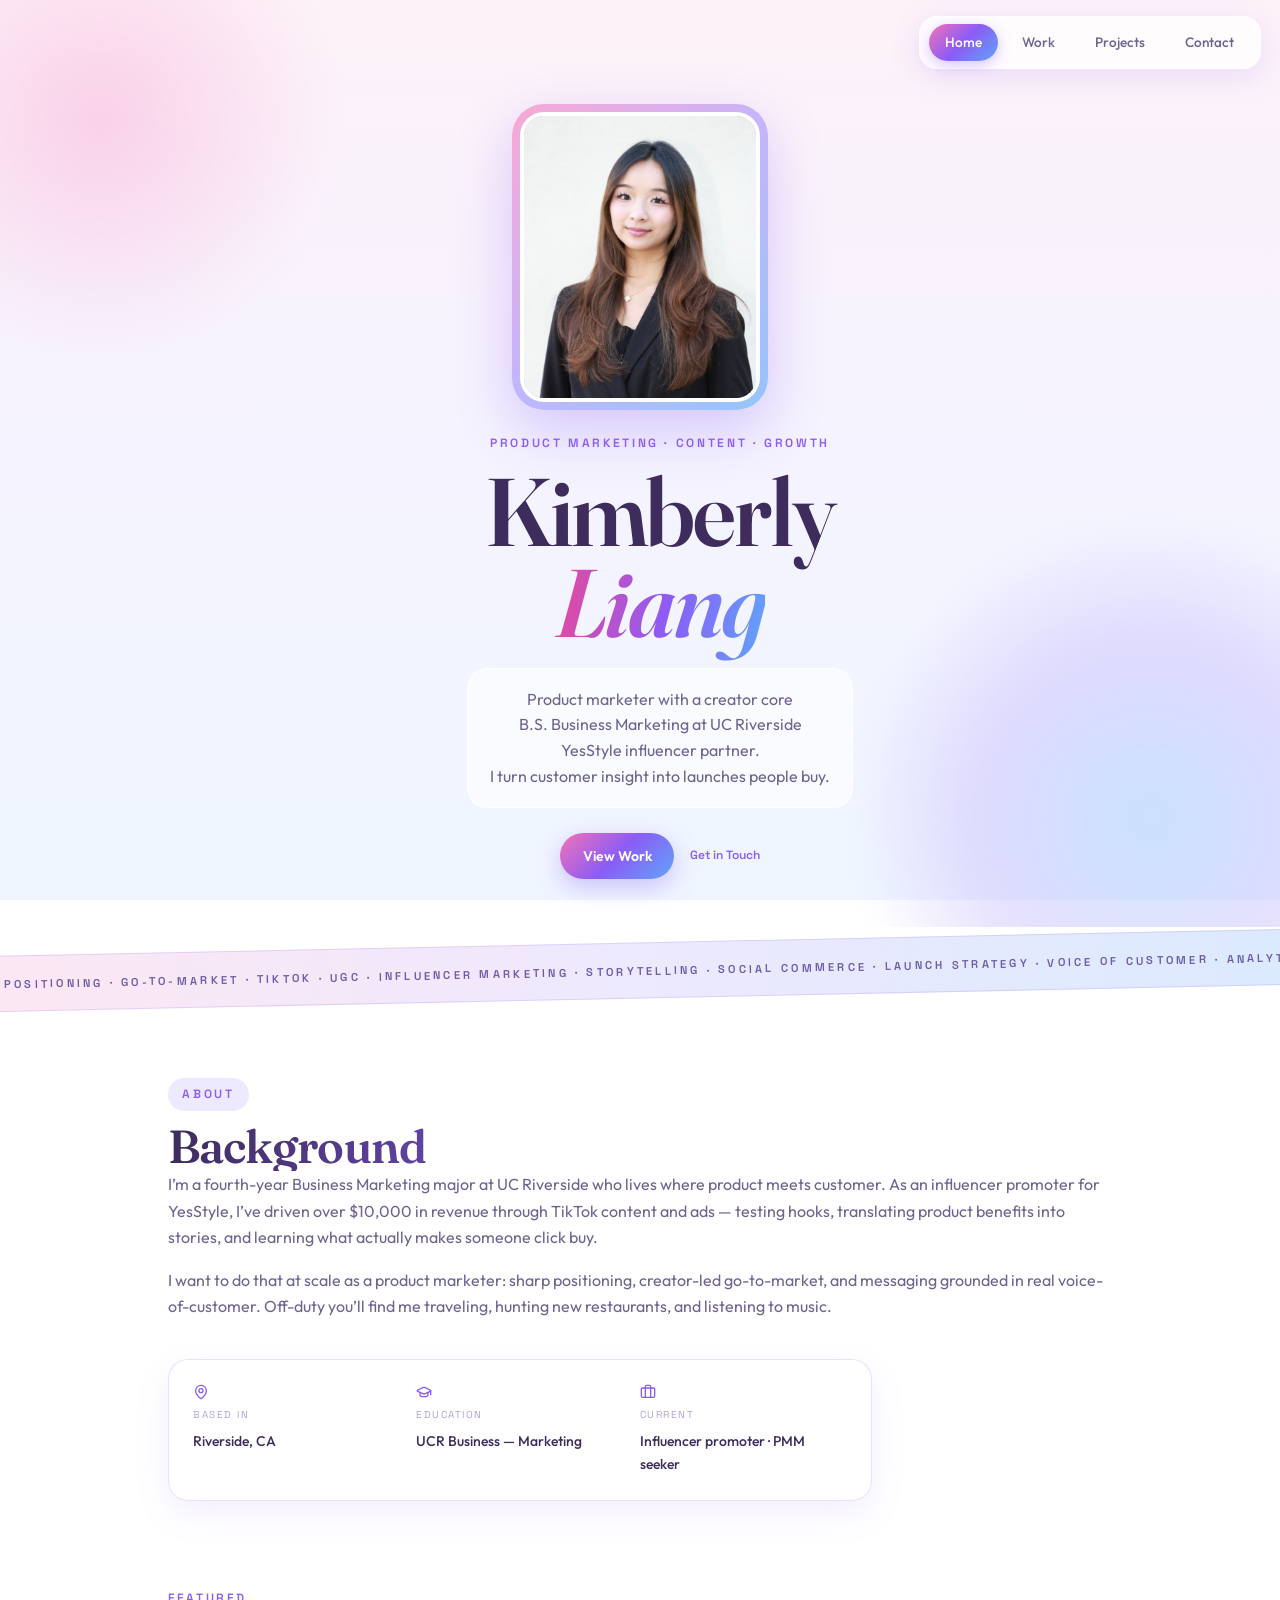
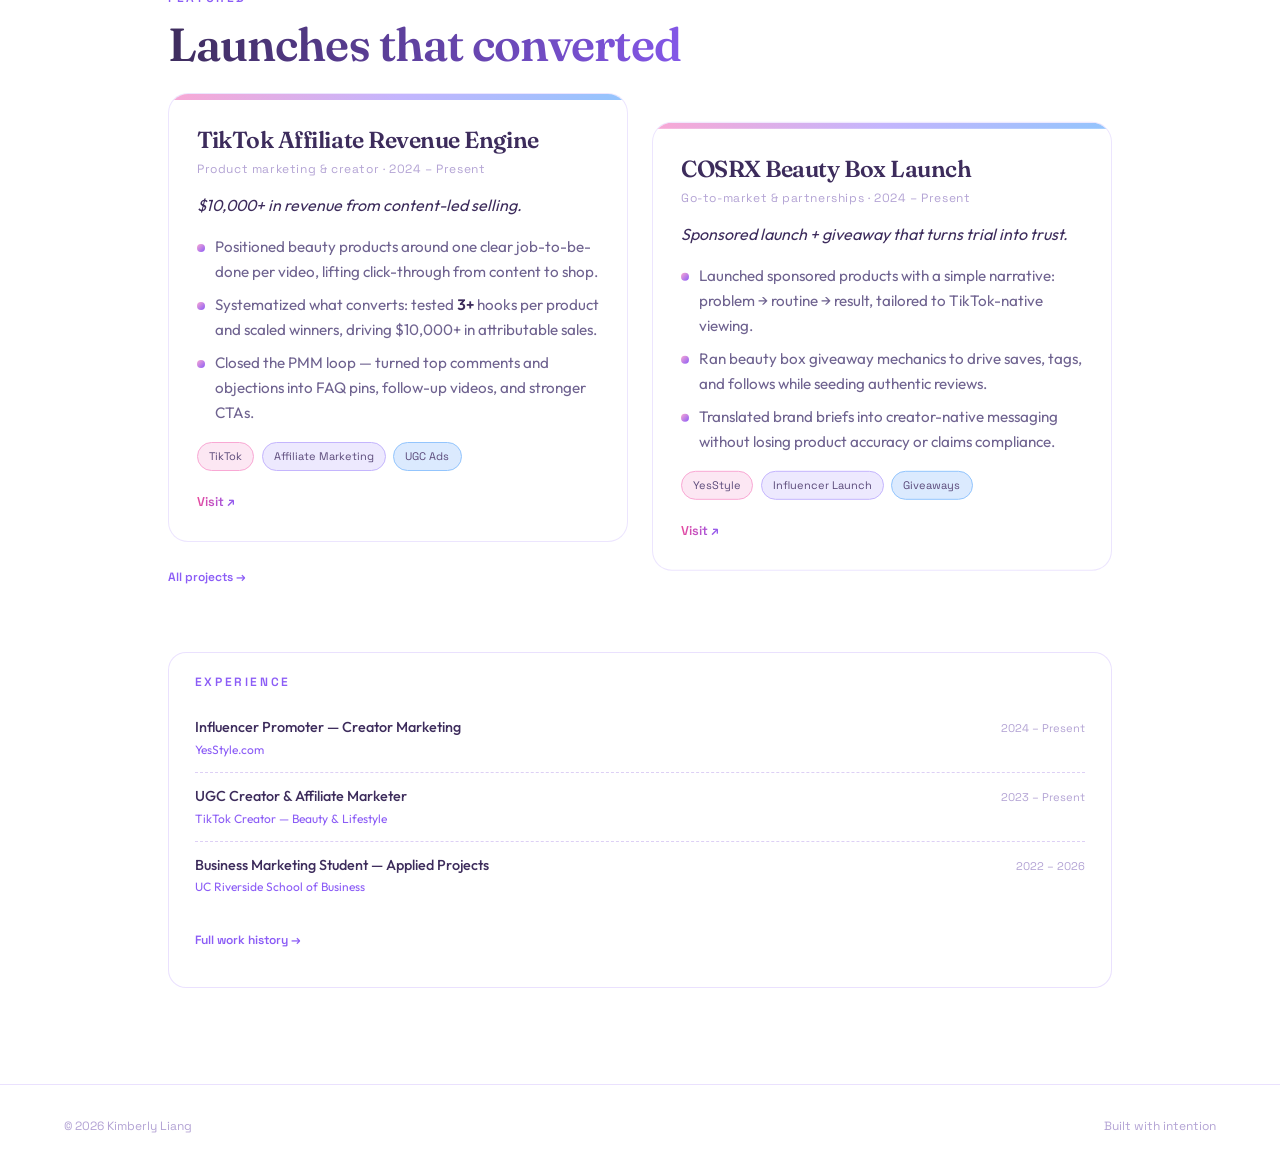
<file: index.html>
<!DOCTYPE html>
<html lang="en">
<head>
<meta charset="UTF-8">
<meta name="viewport" content="width=device-width, initial-scale=1.0">
<title>Kimberly Liang — Product Marketing</title>
<meta name="description" content="Kimberly Liang — Product Marketer. UCR Business Marketing, creator partner driving $10k+ revenue with YesStyle and COSRX.">
<link rel="preconnect" href="https://fonts.googleapis.com">
<link rel="preconnect" href="https://fonts.gstatic.com" crossorigin>
<link href="https://fonts.googleapis.com/css2?family=Fraunces:ital,opsz,wght@0,9..144,400..700;1,9..144,400..700&family=Outfit:wght@300..700&family=Space+Grotesk:wght@400;500;600&display=swap" rel="stylesheet">
<link rel="stylesheet" href="styles.css">
</head>
<body>
<nav class="nav">
  <a href="index.html" aria-current="page">Home</a>
  <a href="work.html">Work</a>
  <a href="projects.html">Projects</a>
  <a href="contact.html">Contact</a>
</nav>

<main>
  <section class="hero" id="hero">
    <div class="hero-photo-wrap reveal">
      <img class="hero-photo" src="kimprofile.jpeg" alt="Kimberly Liang">
    </div>

    <div class="hero-name">
      <p class="eyebrow">Product Marketing &middot; Content &middot; Growth</p>
      <h1>Kimberly<br><span class="italic accent">Liang</span></h1>
      <div class="hero-line">
        <p>Product marketer with a creator core</p>
        <p>B.S. Business Marketing at UC Riverside</p>
        <p>YesStyle influencer partner.</p>
        <p>I turn customer insight into launches people buy.</p>
      </div>
      <div class="hero-cta">
        <a class="pill" href="work.html">View Work</a>
        <a class="text-link" href="contact.html">Get in Touch</a>
      </div>
    </div>
  </section>

  <div class="marquee" aria-hidden="true">
    <div class="marquee-track">
      <span>Positioning &middot; Go-to-Market &middot; TikTok &middot; UGC &middot; Influencer Marketing &middot; Storytelling &middot; Social Commerce &middot; Launch Strategy &middot; Voice of Customer &middot; Analytics &middot;</span>
      <span>Positioning &middot; Go-to-Market &middot; TikTok &middot; UGC &middot; Influencer Marketing &middot; Storytelling &middot; Social Commerce &middot; Launch Strategy &middot; Voice of Customer &middot; Analytics &middot;</span>
    </div>
  </div>

  <section class="background" id="background">
    <p class="eyebrow">About</p>
    <h2 class="reveal">Background</h2>
    <p class="reveal">I&rsquo;m a fourth-year Business Marketing major at UC Riverside who lives where product meets customer. As an influencer promoter for YesStyle, I&rsquo;ve driven over $10,000 in revenue through TikTok content and ads — testing hooks, translating product benefits into stories, and learning what actually makes someone click buy.</p>
    <p class="reveal">I want to do that at scale as a product marketer: sharp positioning, creator-led go-to-market, and messaging grounded in real voice-of-customer. Off-duty you&rsquo;ll find me traveling, hunting new restaurants, and listening to music.</p>

    <div class="stat-grid reveal">
      <div class="stat">
        <svg width="16" height="16" viewBox="0 0 24 24" fill="none" stroke="currentColor" stroke-width="2" stroke-linecap="round" aria-hidden="true"><path d="M20 10c0 4.993-5.539 10.193-7.399 11.799a1 1 0 0 1-1.202 0C9.539 20.193 4 14.993 4 10a8 8 0 0 1 16 0"/><circle cx="12" cy="10" r="3"/></svg>
        <span class="stat-label">Based in</span>
        <span class="stat-value">Riverside, CA</span>
      </div>
      <div class="stat">
        <svg width="16" height="16" viewBox="0 0 24 24" fill="none" stroke="currentColor" stroke-width="2" stroke-linecap="round" aria-hidden="true"><path d="M21.42 10.922a1 1 0 0 0-.019-1.838L12.83 5.18a2 2 0 0 0-1.66 0L2.6 9.08a1 1 0 0 0 0 1.832l8.57 3.908a2 2 0 0 0 1.66 0z"/><path d="M22 10v6"/><path d="M6 12.5V16a6 3 0 0 0 12 0v-3.5"/></svg>
        <span class="stat-label">Education</span>
        <span class="stat-value">UCR Business — Marketing</span>
      </div>
      <div class="stat">
        <svg width="16" height="16" viewBox="0 0 24 24" fill="none" stroke="currentColor" stroke-width="2" stroke-linecap="round" aria-hidden="true"><path d="M16 20V4a2 2 0 0 0-2-2h-4a2 2 0 0 0-2 2v16"/><rect width="20" height="14" x="2" y="6" rx="2"/></svg>
        <span class="stat-label">Current</span>
        <span class="stat-value">Influencer promoter · PMM seeker</span>
      </div>
    </div>

    <header class="section-head">
      <p class="eyebrow">Featured</p>
      <h2>Launches that converted</h2>
    </header>
    <div class="featured-grid stagger" id="featured"></div>
    <p style="margin-top:1.25rem"><a class="text-link" href="projects.html">All projects &rarr;</a></p>

    <div class="exp-strip">
      <p class="eyebrow">Experience</p>
      <div class="stagger" id="experience-strip"></div>
      <p style="margin-top:1rem"><a class="text-link" href="work.html">Full work history &rarr;</a></p>
    </div>

    <noscript>
      <div class="noscript-note" style="text-align:left;margin-top:2rem">
        <p>Featured work: TikTok Affiliate Revenue Engine and COSRX Beauty Box Launch. See <a href="projects.html">Projects</a> and <a href="work.html">Work</a>.</p>
      </div>
    </noscript>
  </section>
</main>

<footer class="site-footer">
  <div>
    <span>&copy; 2026 Kimberly Liang</span>
    <span>Built with intention</span>
  </div>
</footer>

<script src="data/projects.js"></script>
<script src="data/work.js"></script>
<script src="js/core.js"></script>
<script src="js/site.js"></script>
</body>
</html>
</file>
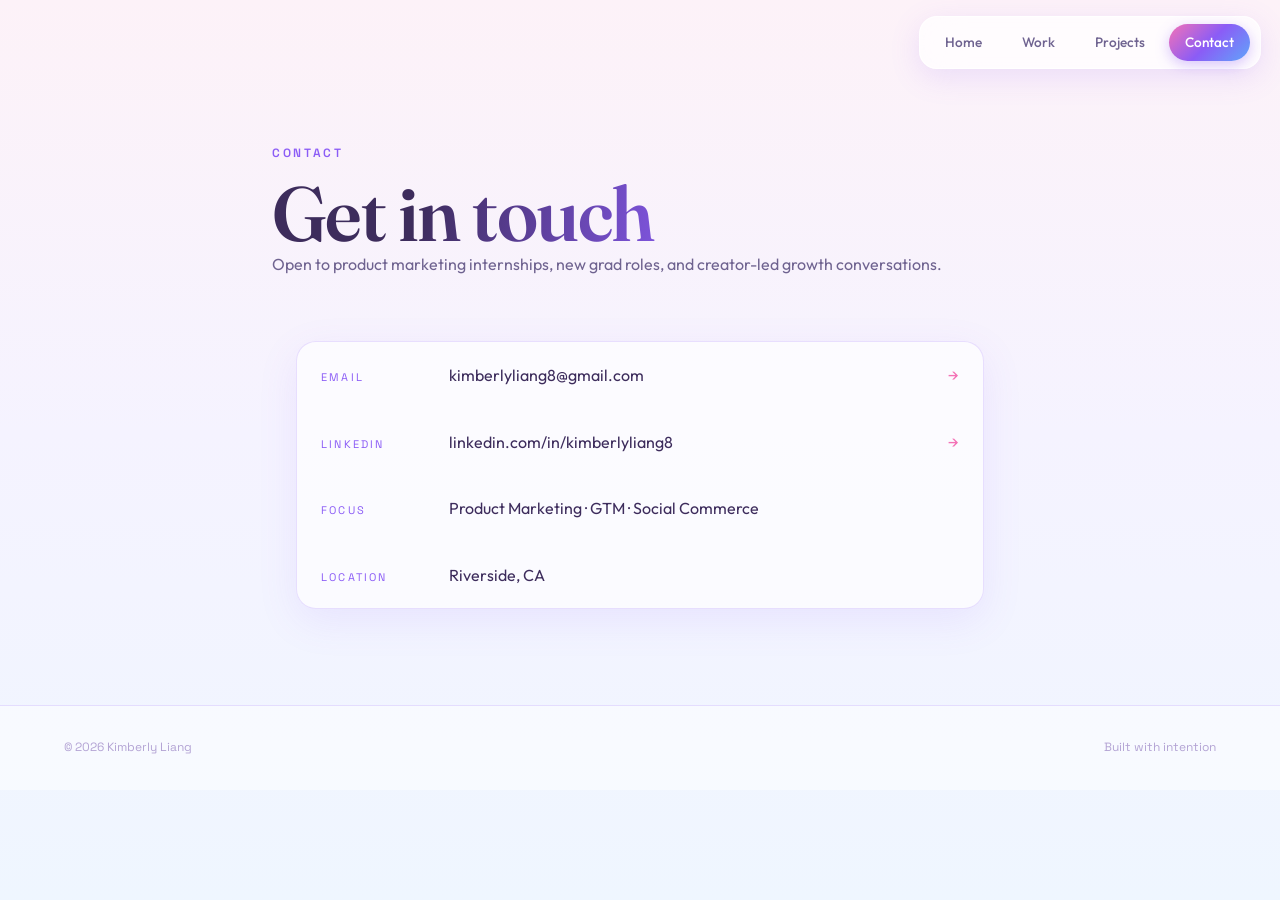
<file: contact.html>
<!DOCTYPE html>
<html lang="en">
<head>
<meta charset="UTF-8">
<meta name="viewport" content="width=device-width, initial-scale=1.0">
<title>Contact — Kimberly Liang</title>
<meta name="description" content="Get in touch with Kimberly Liang — email, LinkedIn and TikTok.">
<link rel="preconnect" href="https://fonts.googleapis.com">
<link rel="preconnect" href="https://fonts.gstatic.com" crossorigin>
<link href="https://fonts.googleapis.com/css2?family=Fraunces:ital,opsz,wght@0,9..144,400..700;1,9..144,400..700&family=Outfit:wght@300..700&family=Space+Grotesk:wght@400;500;600&display=swap" rel="stylesheet">
<link rel="stylesheet" href="styles.css">
</head>
<body>
<nav class="nav">
  <a href="index.html">Home</a>
  <a href="work.html">Work</a>
  <a href="projects.html">Projects</a>
  <a href="contact.html" aria-current="page">Contact</a>
</nav>

<main class="page-main">
  <header class="page-head column">
    <p class="eyebrow">Contact</p>
    <h1>Get in touch</h1>
    <p>Open to product marketing internships, new grad roles, and creator-led growth conversations.</p>
  </header>

  <div class="column">
    <ul class="contact-list stagger">
      <li><a class="contact-row reveal" href="mailto:kimberlyliang8@gmail.com">
        <span class="contact-label">Email</span>
        <span class="contact-value">kimberlyliang8@gmail.com</span>
        <span class="contact-arrow" aria-hidden="true">&rarr;</span>
      </a></li>
      <li><a class="contact-row reveal" href="https://www.linkedin.com/in/kimberlyliang8/" target="_blank" rel="noopener">
        <span class="contact-label">LinkedIn</span>
        <span class="contact-value">linkedin.com/in/kimberlyliang8</span>
        <span class="contact-arrow" aria-hidden="true">&rarr;</span>
      </a></li>
      <li><div class="contact-row reveal">
        <span class="contact-label">Focus</span>
        <span class="contact-value">Product Marketing · GTM · Social Commerce</span>
      </div></li>
      <li><div class="contact-row reveal">
        <span class="contact-label">Location</span>
        <span class="contact-value">Riverside, CA</span>
      </div></li>
    </ul>
  </div>
</main>

<footer class="site-footer">
  <div>
    <span>&copy; 2026 Kimberly Liang</span>
    <span>Built with intention</span>
  </div>
</footer>

<script src="js/core.js"></script>
<script src="js/site.js"></script>
</body>
</html>
</file>
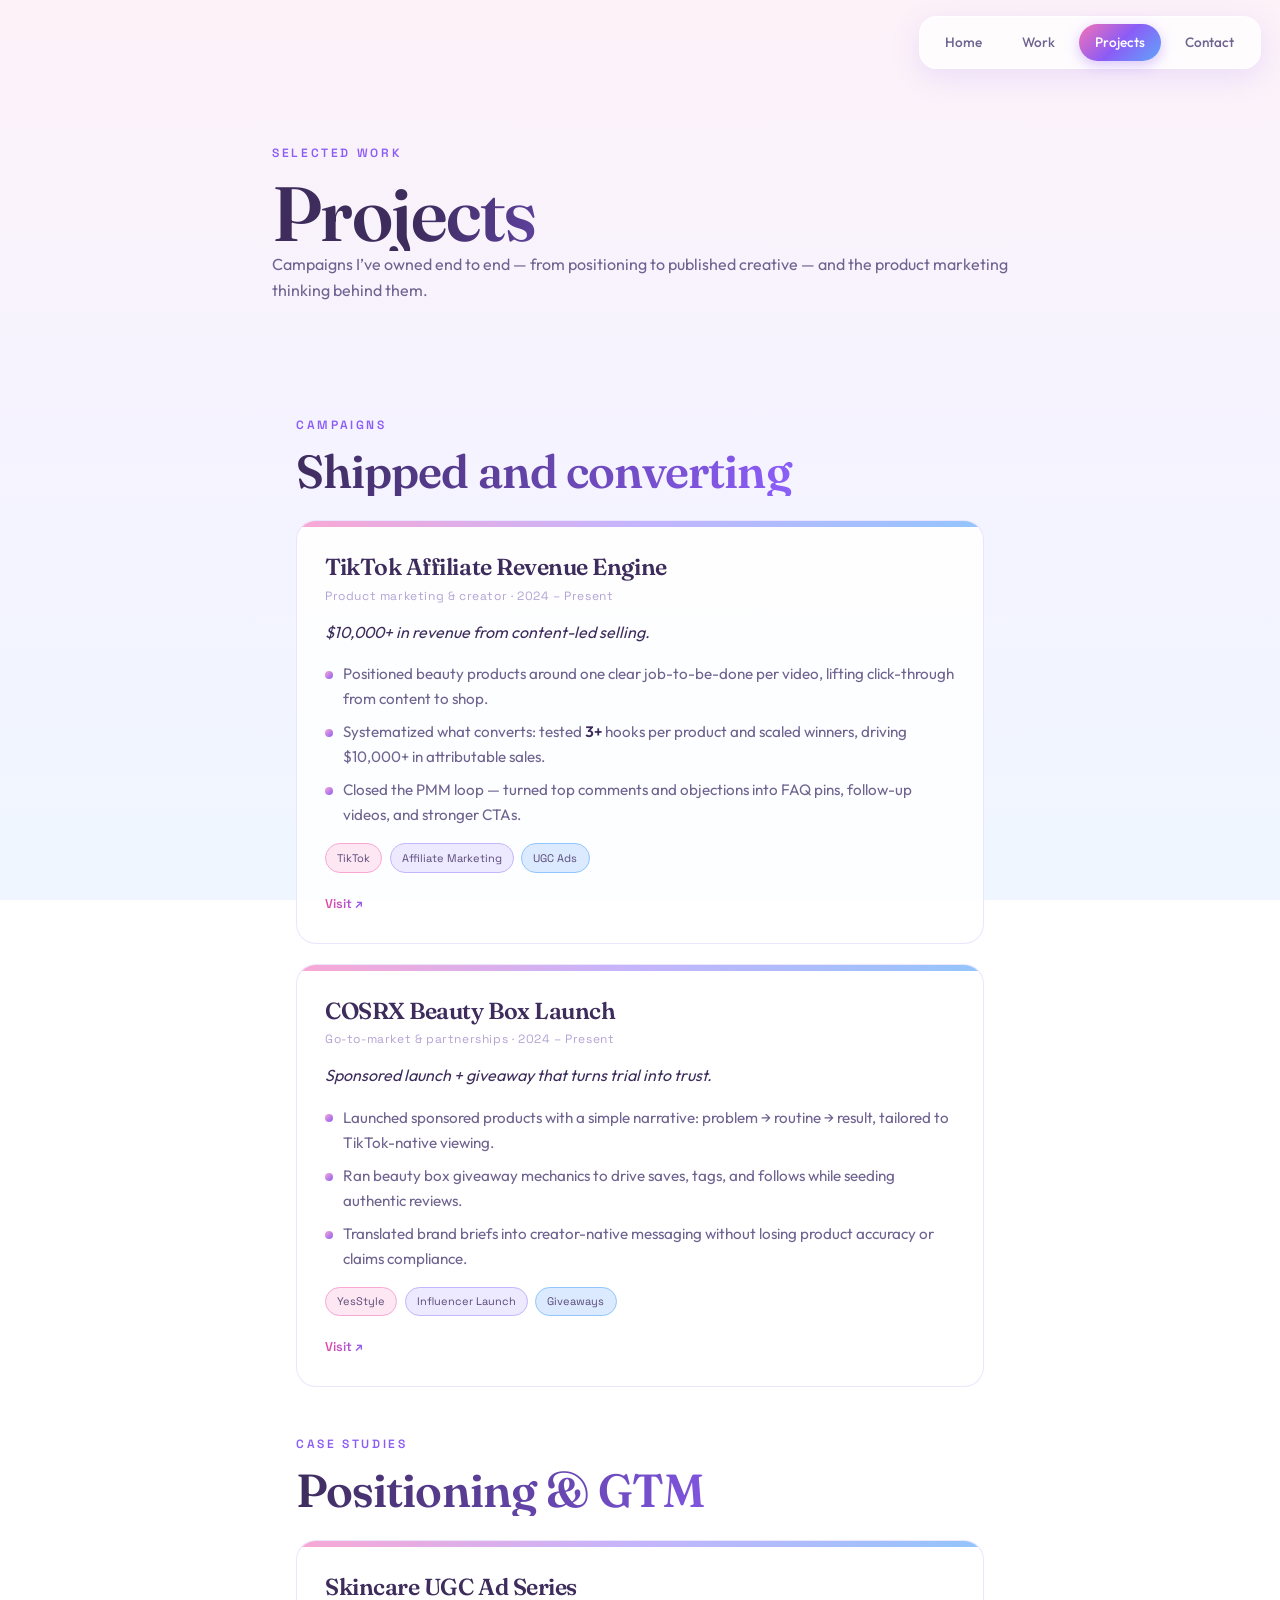
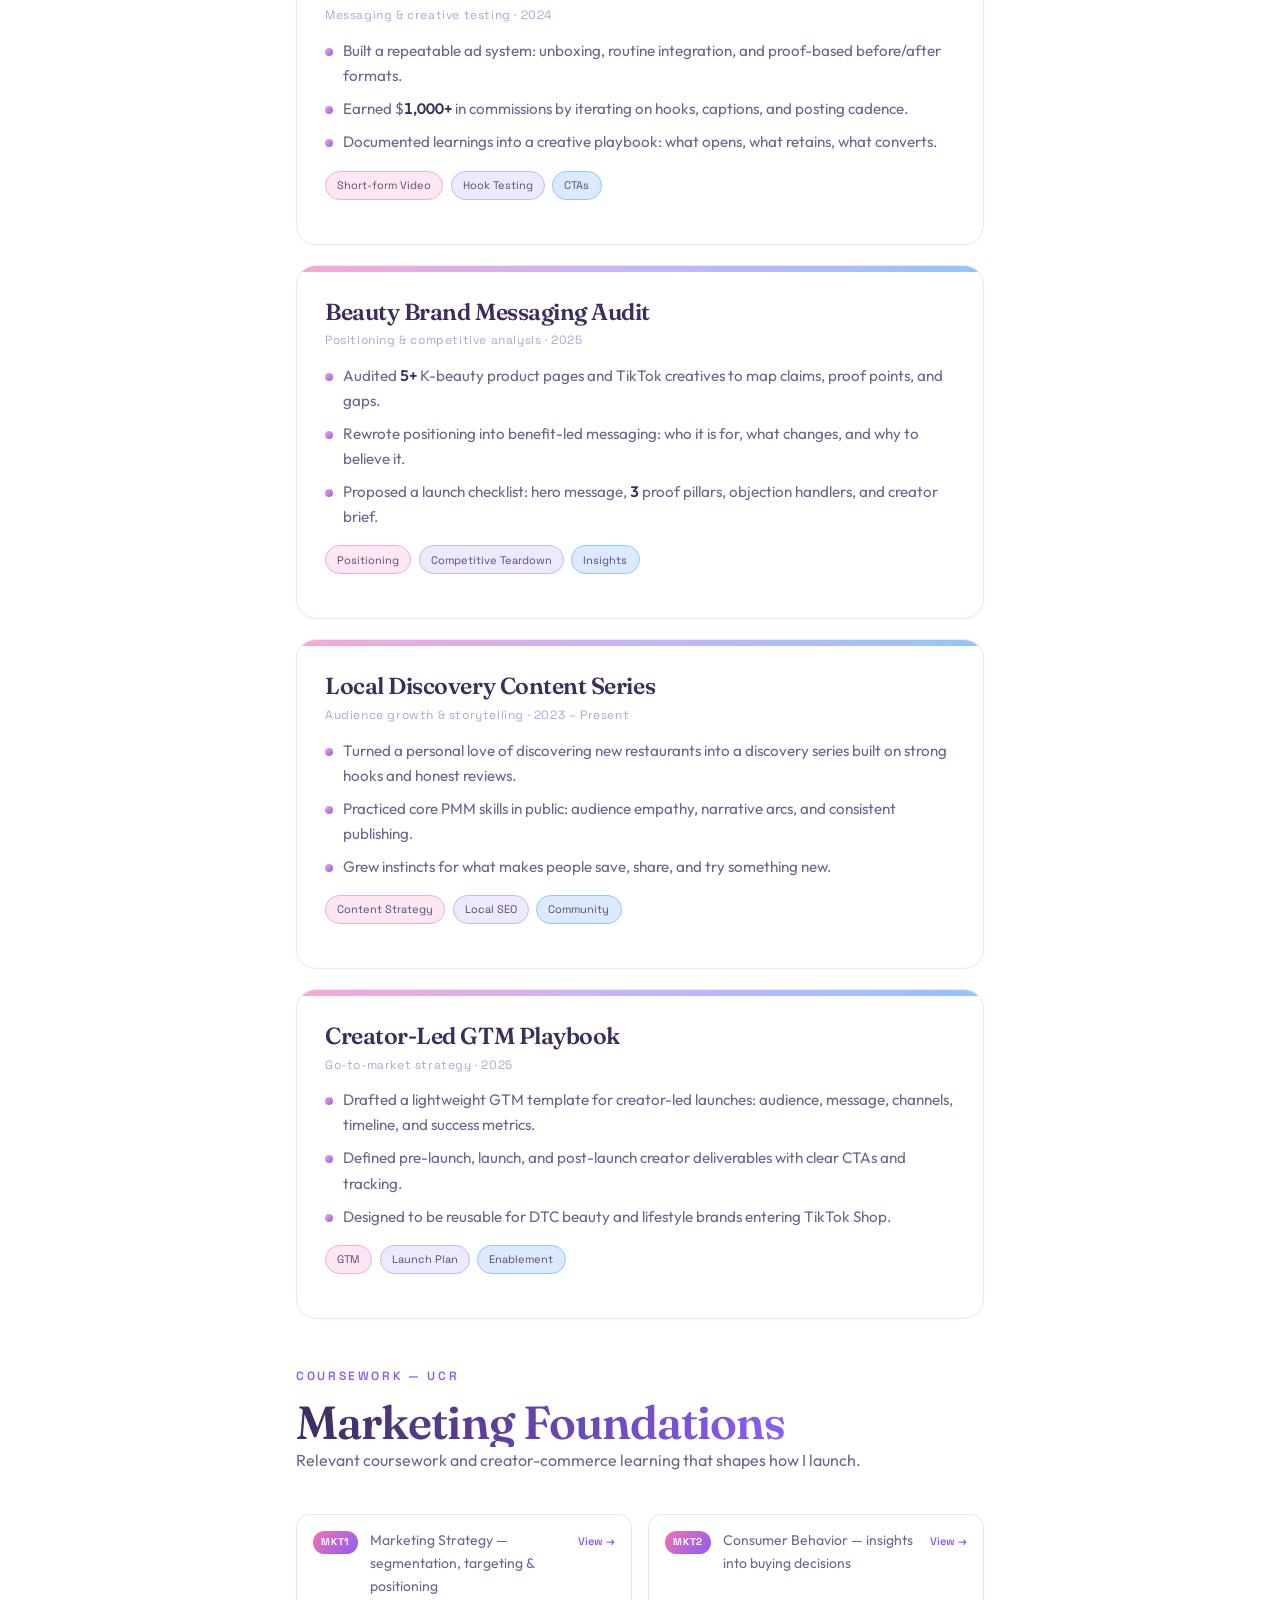
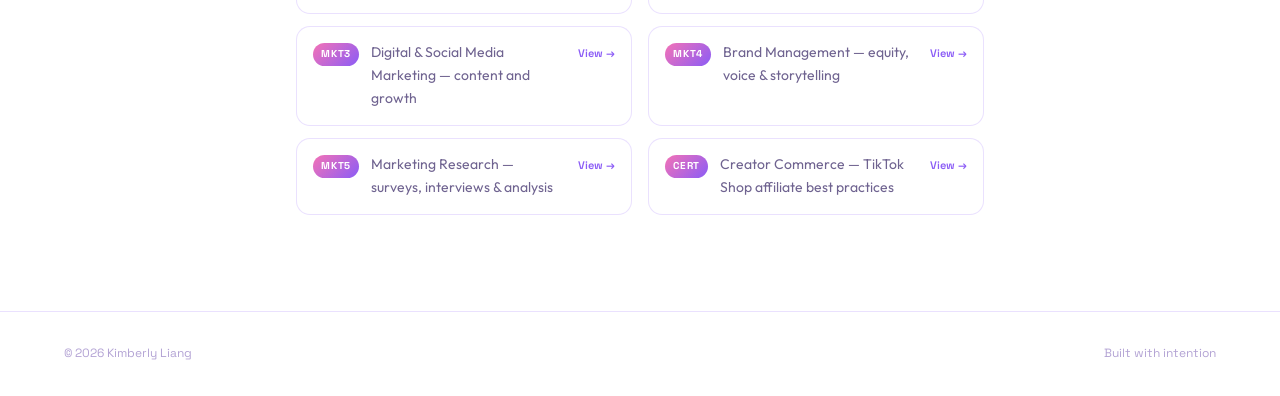
<file: projects.html>
<!DOCTYPE html>
<html lang="en">
<head>
<meta charset="UTF-8">
<meta name="viewport" content="width=device-width, initial-scale=1.0">
<title>Projects — Kimberly Liang</title>
<meta name="description" content="Campaigns and case studies by Kimberly Liang — affiliate revenue engine, COSRX launch, UGC systems and GTM playbooks.">
<link rel="preconnect" href="https://fonts.googleapis.com">
<link rel="preconnect" href="https://fonts.gstatic.com" crossorigin>
<link href="https://fonts.googleapis.com/css2?family=Fraunces:ital,opsz,wght@0,9..144,400..700;1,9..144,400..700&family=Outfit:wght@300..700&family=Space+Grotesk:wght@400;500;600&display=swap" rel="stylesheet">
<link rel="stylesheet" href="styles.css">
</head>
<body>
<nav class="nav">
  <a href="index.html">Home</a>
  <a href="work.html">Work</a>
  <a href="projects.html" aria-current="page">Projects</a>
  <a href="contact.html">Contact</a>
</nav>

<main class="page-main">
  <header class="page-head column">
    <p class="eyebrow">Selected work</p>
    <h1>Projects</h1>
    <p>Campaigns I&rsquo;ve owned end to end — from positioning to published creative — and the product marketing thinking behind them.</p>
  </header>

  <div class="column">
    <section>
      <header class="section-head">
        <p class="eyebrow">Campaigns</p>
        <h2>Shipped and converting</h2>
      </header>
      <div class="card-grid stagger" id="products"></div>
    </section>

    <section>
      <header class="section-head">
        <p class="eyebrow">Case studies</p>
        <h2>Positioning &amp; GTM</h2>
      </header>
      <div class="card-grid stagger" id="project-list"></div>
    </section>

    <noscript>
      <div class="noscript-note">
        <p>This page renders its content with JavaScript. Highlights:</p>
        <ul>
          <li>TikTok Affiliate Revenue Engine — $10,000+ in content-led sales</li>
          <li>COSRX Beauty Box Launch — sponsored launch + giveaway</li>
          <li>UGC Ad Series, Messaging Audit, GTM Playbook</li>
        </ul>
      </div>
    </noscript>

    <section id="coursework">
      <header class="section-head">
        <p class="eyebrow">Coursework — UCR</p>
        <h2>Marketing Foundations</h2>
        <p>Relevant coursework and creator-commerce learning that shapes how I launch.</p>
      </header>
      <ul class="coursework-grid" id="coursework-list"></ul>
    </section>
  </div>
</main>

<footer class="site-footer">
  <div>
    <span>&copy; 2026 Kimberly Liang</span>
    <span>Built with intention</span>
  </div>
</footer>

<script src="data/projects.js"></script>
<script src="js/core.js"></script>
<script src="js/site.js"></script>
</body>
</html>
</file>
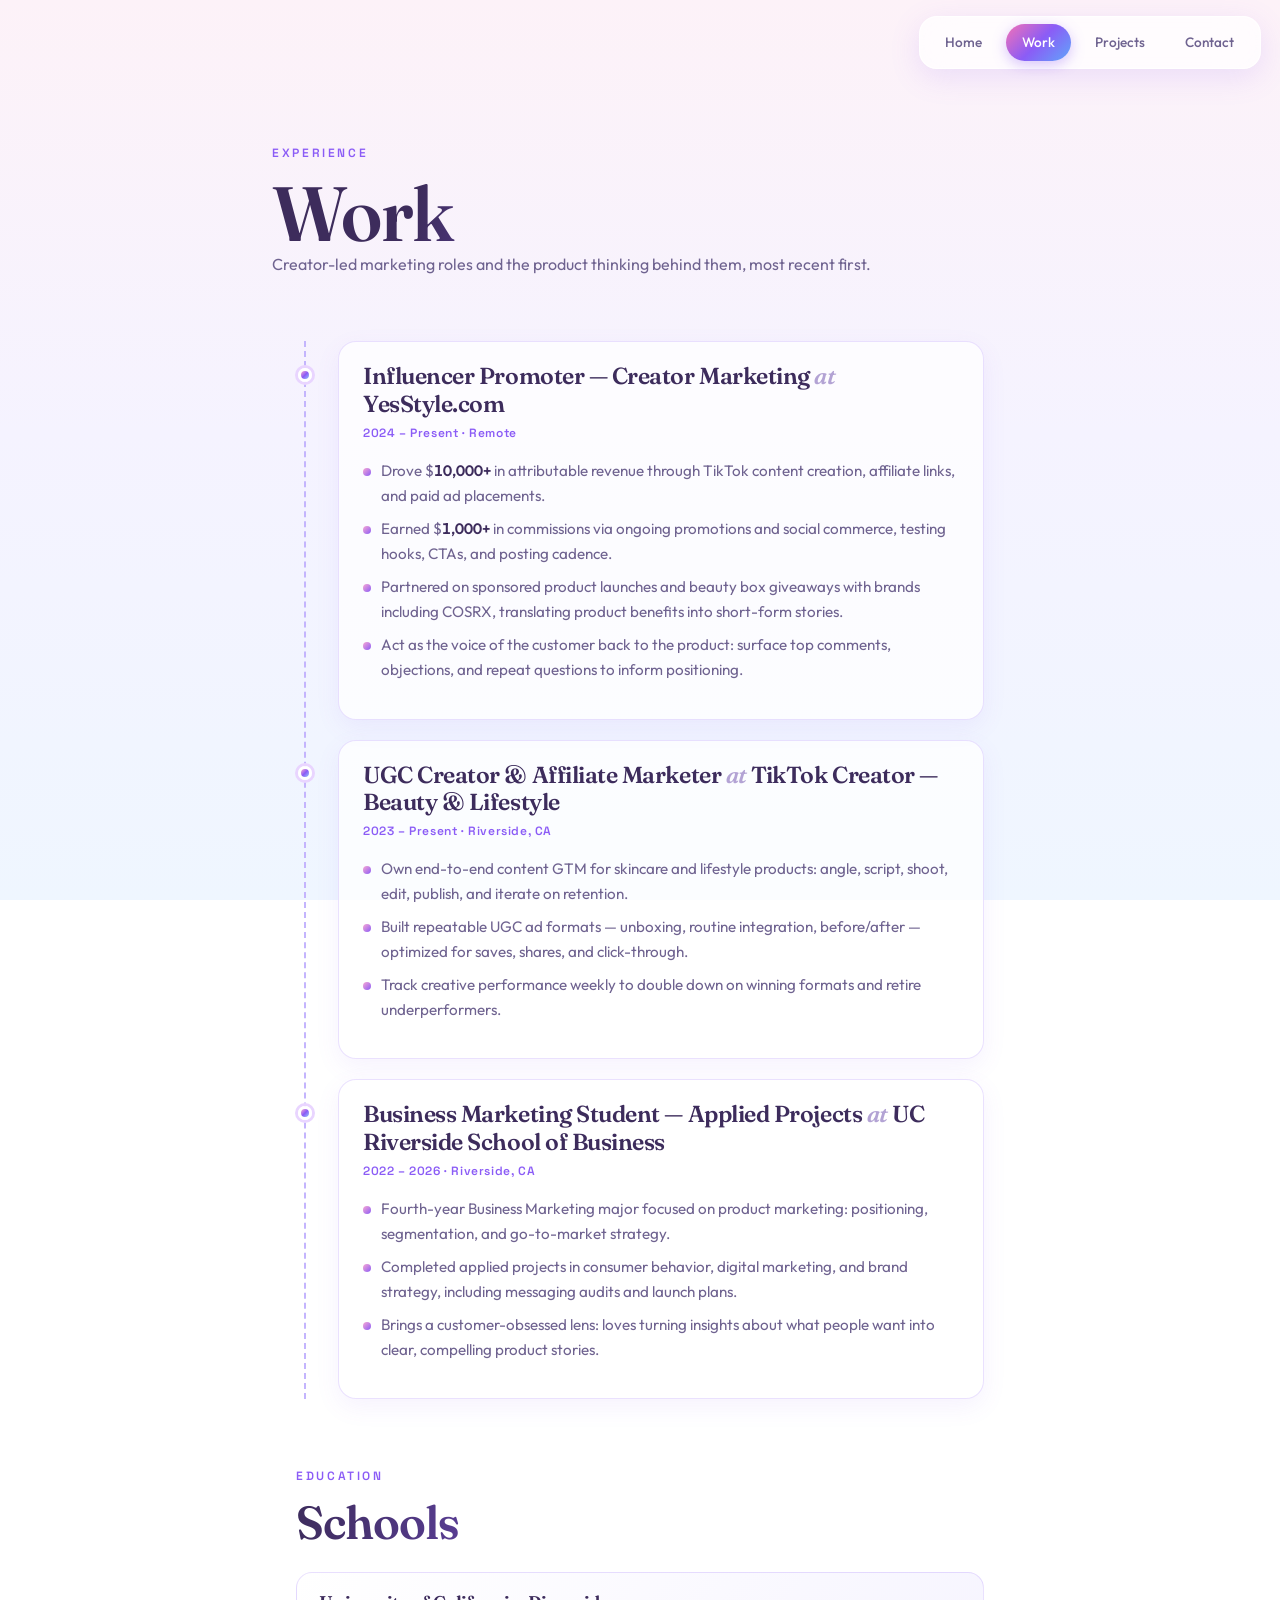
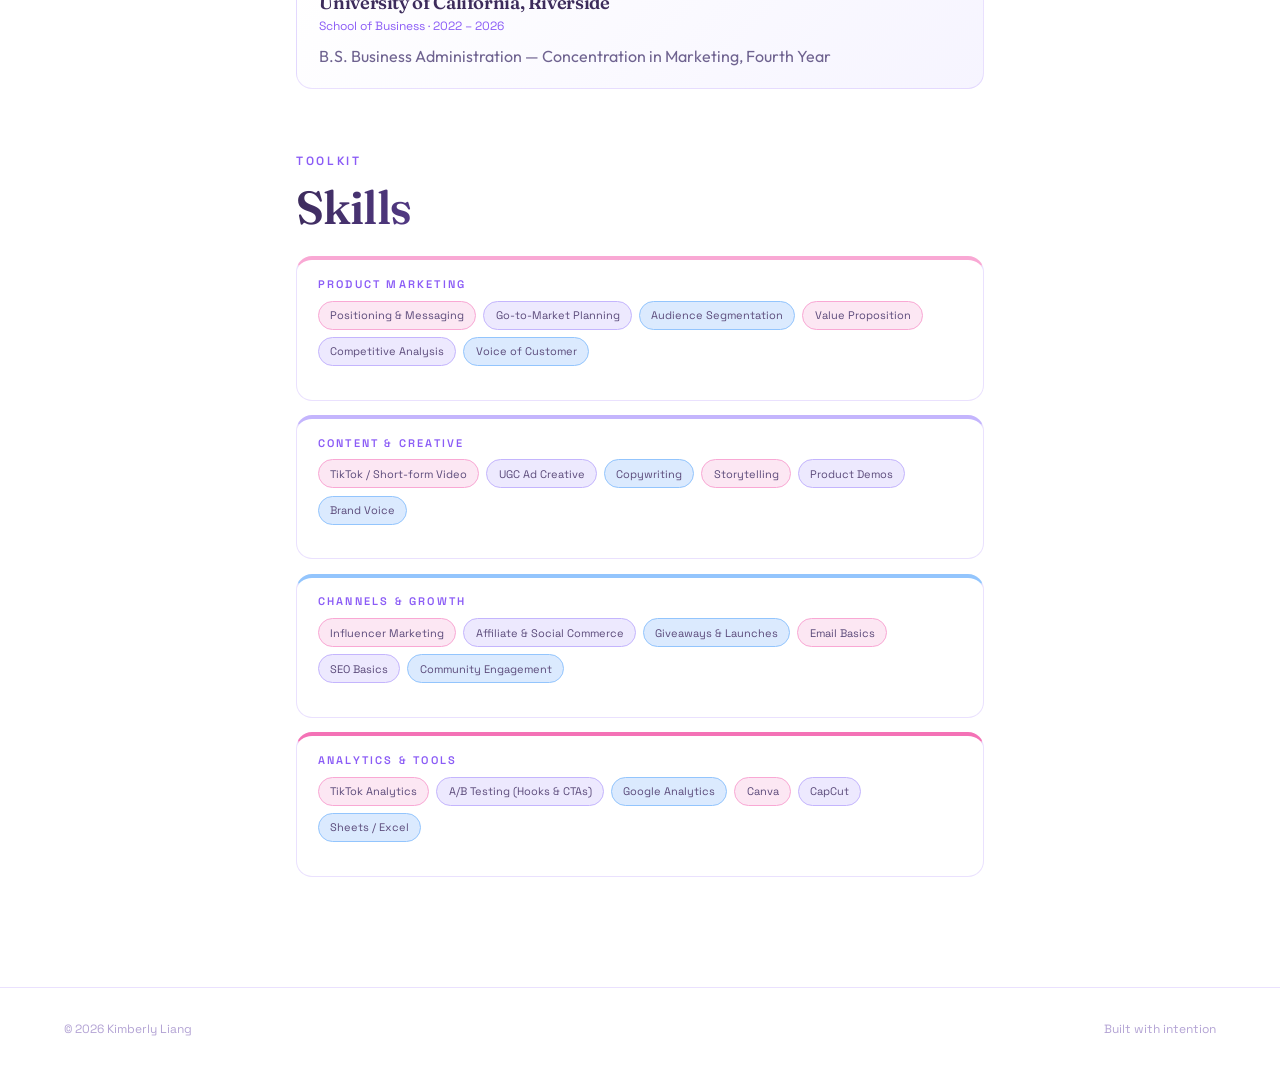
<file: work.html>
<!DOCTYPE html>
<html lang="en">
<head>
<meta charset="UTF-8">
<meta name="viewport" content="width=device-width, initial-scale=1.0">
<title>Work — Kimberly Liang</title>
<meta name="description" content="Work experience, education and skills — Kimberly Liang, product marketer with creator-led GTM experience.">
<link rel="preconnect" href="https://fonts.googleapis.com">
<link rel="preconnect" href="https://fonts.gstatic.com" crossorigin>
<link href="https://fonts.googleapis.com/css2?family=Fraunces:ital,opsz,wght@0,9..144,400..700;1,9..144,400..700&family=Outfit:wght@300..700&family=Space+Grotesk:wght@400;500;600&display=swap" rel="stylesheet">
<link rel="stylesheet" href="styles.css">
</head>
<body>
<nav class="nav">
  <a href="index.html">Home</a>
  <a href="work.html" aria-current="page">Work</a>
  <a href="projects.html">Projects</a>
  <a href="contact.html">Contact</a>
</nav>

<main class="page-main">
  <header class="page-head column">
    <p class="eyebrow">Experience</p>
    <h1>Work</h1>
    <p>Creator-led marketing roles and the product thinking behind them, most recent first.</p>
  </header>

  <div class="column">
    <div class="timeline stagger" id="timeline"></div>

    <noscript>
      <div class="noscript-note">
        <p>This page renders its content with JavaScript.</p>
        <ul>
          <li>YesStyle.com — Influencer Promoter, 2024 – Present</li>
          <li>TikTok Creator — UGC Creator &amp; Affiliate Marketer, 2023 – Present</li>
          <li>UC Riverside School of Business — Marketing Student, 2022 – 2026</li>
        </ul>
      </div>
    </noscript>

    <section>
      <header class="section-head">
        <p class="eyebrow">Education</p>
        <h2>Schools</h2>
      </header>
      <div id="education-list"></div>
    </section>

    <section>
      <header class="section-head">
        <p class="eyebrow">Toolkit</p>
        <h2>Skills</h2>
      </header>
      <div id="skills-list"></div>
    </section>
  </div>
</main>

<footer class="site-footer">
  <div>
    <span>&copy; 2026 Kimberly Liang</span>
    <span>Built with intention</span>
  </div>
</footer>

<script src="data/work.js"></script>
<script src="js/core.js"></script>
<script src="js/site.js"></script>
</body>
</html>
</file>
<file: styles.css>
/* ---------- pastel tokens ---------- */
:root {
  --paper: #fdf2f8;
  --surface: #ffffff;
  --surface-2: #f5f3ff;
  --ink: #3d2c5c;
  --muted: #6f6390;
  --faint: #b3a3d4;
  --line: rgba(139, 92, 246, 0.18);
  --accent: #8b5cf6;
  --pink: #f9a8d4;
  --rose: #f472b6;
  --blue: #93c5fd;
  --lav: #c4b5fd;
  --gradient: linear-gradient(135deg, #f9a8d4 0%, #c4b5fd 50%, #93c5fd 100%);
  --gradient-soft: linear-gradient(135deg, #fce7f3 0%, #ede9fe 50%, #dbeafe 100%);

  --display: "Fraunces", Georgia, serif;
  --label: "Space Grotesk", "Outfit", sans-serif;
  --body: "Outfit", -apple-system, BlinkMacSystemFont, "Segoe UI", sans-serif;

  --column: 46rem;
  --ease-spring: cubic-bezier(0.34, 1.56, 0.64, 1);
  color-scheme: light;
}

/* ---------- reset ---------- */
*, *::before, *::after { box-sizing: border-box; }
html { scroll-behavior: smooth; }
body {
  margin: 0;
  background: linear-gradient(180deg, #fdf2f8 0%, #f5f3ff 48%, #eff6ff 100%);
  background-attachment: fixed;
  color: var(--ink);
  font-family: var(--body);
  font-size: 16px;
  line-height: 1.65;
  -webkit-font-smoothing: antialiased;
  overflow-x: hidden;
}
img { max-width: 100%; display: block; }
ul { margin: 0; padding: 0; list-style: none; }
a { color: inherit; }

/* ---------- type ---------- */
.serif { font-family: var(--display); font-weight: 600; letter-spacing: -0.02em; }
.mono { font-family: var(--label); }
.eyebrow {
  font-family: var(--label);
  font-size: 12px;
  font-weight: 600;
  text-transform: uppercase;
  letter-spacing: 0.22em;
  color: #8b5cf6;
  margin: 0 0 0.75rem;
}
h1, h2, h3 { font-family: var(--display); font-weight: 600; margin: 0; color: var(--ink); letter-spacing: -0.02em; }
h1 { font-size: clamp(2.8rem, 7vw, 4.8rem); line-height: 0.98; }
h2 { font-size: clamp(2rem, 4.5vw, 2.9rem); line-height: 1.05; }
h3 { font-size: 1.45rem; line-height: 1.2; font-weight: 600; }
p { margin: 0 0 1rem; color: var(--muted); }
.accent {
  background: linear-gradient(100deg, #ec4899, #8b5cf6 55%, #60a5fa);
  -webkit-background-clip: text;
  background-clip: text;
  color: transparent;
}
.italic { font-style: italic; }

/* ---------- layout ---------- */
.column { max-width: var(--column); margin: 0 auto; padding: 0 1.5rem; }
.page-head { padding: 9rem 0 3rem; }
.page-head h1 {
  background: linear-gradient(100deg, #3d2c5c 20%, #8b5cf6 60%, #60a5fa);
  -webkit-background-clip: text;
  background-clip: text;
  color: transparent;
}
.page-main { padding-bottom: 6rem; }

/* ---------- nav (top-right, not centered) ---------- */
.nav {
  position: fixed;
  top: 1rem;
  right: 1.2rem;
  left: auto;
  transform: none;
  z-index: 50;
  display: flex;
  align-items: center;
  gap: 0.5rem;
  padding: 0.45rem 0.6rem 0.45rem 0.6rem;
  border-radius: 18px;
  border: 1px solid rgba(255,255,255,0.9);
  background: rgba(255, 255, 255, 0.75);
  backdrop-filter: blur(20px) saturate(1.4);
  -webkit-backdrop-filter: blur(20px) saturate(1.4);
  box-shadow: 0 8px 30px rgba(139,92,246,0.15);
  transition: opacity 500ms ease;
}
.nav a {
  font-size: 0.85rem;
  font-weight: 500;
  text-decoration: none;
  color: var(--muted);
  padding: 0.45rem 1rem;
  border-radius: 999px;
  transition: all 200ms ease;
}
.nav a:hover { color: var(--ink); background: #f5f3ff; }
.nav a[aria-current="page"] {
  color: #fff;
  background: linear-gradient(135deg, #f472b6, #8b5cf6, #60a5fa);
  box-shadow: 0 4px 14px rgba(139,92,246,0.35);
}

/* ---------- footer ---------- */
.site-footer {
  border-top: 1px solid var(--line);
  padding: 2rem 1.5rem;
  font-family: var(--label);
  font-size: 0.75rem;
  color: var(--faint);
  background: rgba(255,255,255,0.5);
}
.site-footer > div {
  max-width: 72rem;
  margin: 0 auto;
  display: flex;
  justify-content: space-between;
  gap: 1rem;
}

/* ---------- contact rows ---------- */
.contact-list {
  border-top: 1px solid var(--line);
  background: rgba(255,255,255,0.65);
  border-radius: 20px;
  padding: 0 1.5rem;
  border: 1px solid var(--line);
  box-shadow: 0 12px 40px rgba(139,92,246,0.10);
}
.contact-row {
  display: flex;
  align-items: baseline;
  gap: 1.5rem;
  padding: 1.25rem 0;
  border-bottom: 1px solid var(--line);
  text-decoration: none;
}
.contact-row:last-child { border-bottom: none; }
.contact-label {
  font-family: var(--label);
  font-size: 11px;
  text-transform: uppercase;
  letter-spacing: 0.2em;
  color: #8b5cf6;
  flex: 0 0 6.5rem;
}
.contact-value { flex: 1; color: var(--ink); }
.contact-arrow { color: var(--rose); transition: transform 200ms ease; }
a.contact-row:hover .contact-arrow { transform: translateX(4px); }

/* ---------- reveals ---------- */
.reveal { opacity: 0; transform: translateY(24px); }
.reveal.is-visible {
  opacity: 1;
  transform: none;
  transition: opacity 600ms ease, transform 600ms ease;
}

/* ---------- focus ---------- */
:focus-visible {
  outline: 2px solid var(--accent);
  outline-offset: 3px;
  border-radius: 2px;
}

/* ---------- project cards ---------- */
.section-head { padding: 3rem 0 1.5rem; }
.section-head h2 {
  background: linear-gradient(100deg, #3d2c5c, #8b5cf6 70%, #60a5fa);
  -webkit-background-clip: text;
  background-clip: text;
  color: transparent;
}
.card-grid { display: grid; gap: 1.25rem; }
.project-card {
  position: relative;
  background: rgba(255,255,255,0.85);
  border: 1px solid rgba(139,92,246,0.16);
  border-radius: 20px;
  padding: 1.75rem;
  padding-top: 2rem;
  overflow: hidden;
  transition: transform 250ms ease, box-shadow 250ms ease;
}
.project-card::before {
  content: "";
  position: absolute;
  top: 0; left: 0; right: 0;
  height: 6px;
  background: var(--gradient);
}
.project-card:hover {
  transform: translateY(-4px) rotate(-0.3deg);
  box-shadow: 0 20px 45px rgba(139,92,246,0.18);
}
.project-head { margin-bottom: 0.75rem; }
.project-card .meta {
  font-size: 0.75rem;
  color: var(--faint);
  margin: 0.35rem 0 0;
  letter-spacing: 0.05em;
}
.project-card .tagline { color: var(--ink); font-style: italic; }
.bullets { margin: 0 0 1rem; }
.bullets li {
  position: relative;
  padding-left: 1.1rem;
  margin-bottom: 0.5rem;
  color: var(--muted);
  font-size: 0.95rem;
}
.bullets li::before {
  content: "";
  position: absolute;
  left: 0;
  top: 0.65em;
  width: 8px;
  height: 8px;
  border-radius: 50%;
  background: linear-gradient(135deg, #f9a8d4, #8b5cf6);
}
.chips { display: flex; flex-wrap: wrap; gap: 0.45rem; margin-bottom: 1rem; }
.chip {
  font-family: var(--label);
  font-size: 11px;
  padding: 0.28rem 0.7rem;
  border-radius: 999px;
  border: 1px solid transparent;
  color: #5b4a7a;
}
.chip:nth-child(3n+1) { background: #fce7f3; border-color: #f9a8d4; }
.chip:nth-child(3n+2) { background: #ede9fe; border-color: #c4b5fd; }
.chip:nth-child(3n) { background: #dbeafe; border-color: #93c5fd; }
.card-link {
  font-size: 0.8rem;
  font-weight: 600;
  text-decoration: none;
  background: linear-gradient(100deg, #ec4899, #8b5cf6);
  -webkit-background-clip: text;
  background-clip: text;
  color: transparent;
  display: inline-block;
  transition: transform 200ms ease;
}
.card-link:hover { transform: translateX(3px); }

/* ---------- coursework ---------- */
.coursework-grid {
  display: grid;
  grid-template-columns: repeat(2, minmax(0, 1fr));
  gap: 0.75rem 1rem;
  border-top: none;
}
.course-row {
  display: flex;
  align-items: baseline;
  gap: 0.75rem;
  padding: 0.9rem 1rem;
  border: 1px solid var(--line);
  border-radius: 14px;
  background: rgba(255,255,255,0.7);
}
.course-index {
  font-size: 10px;
  font-weight: 700;
  color: #fff;
  background: linear-gradient(135deg, #f472b6, #8b5cf6);
  padding: 0.2rem 0.5rem;
  border-radius: 999px;
  flex: 0 0 auto;
  letter-spacing: 0.08em;
}
.course-title { flex: 1; font-size: 0.875rem; color: var(--muted); }
.course-link { font-size: 11px; color: #8b5cf6; text-decoration: none; font-weight: 600; }
.course-link:hover { color: #ec4899; }
.noscript-note { border: 1px solid var(--line); padding: 1rem; border-radius: 12px; background: #fff; }

/* ---------- timeline ---------- */
.timeline { border-left: 2px dashed #c4b5fd; padding-left: 2rem; margin-left: 0.5rem; }
.timeline-item {
  position: relative;
  padding: 1.25rem 1.5rem;
  margin-bottom: 1.25rem;
  background: rgba(255,255,255,0.75);
  border: 1px solid var(--line);
  border-radius: 18px;
  box-shadow: 0 8px 25px rgba(139,92,246,0.08);
}
.timeline-item::before {
  content: "";
  position: absolute;
  left: -2.55rem;
  top: 1.6rem;
  width: 14px;
  height: 14px;
  border-radius: 50%;
  background: linear-gradient(135deg, #f9a8d4, #8b5cf6, #93c5fd);
  border: 3px solid #fff;
  box-shadow: 0 0 0 3px #e9d5ff;
}
.timeline-item .at { color: var(--faint); font-style: italic; }
.timeline-item .meta {
  font-size: 0.75rem;
  color: #8b5cf6;
  letter-spacing: 0.05em;
  margin: 0.35rem 0 0.9rem;
  font-weight: 600;
}

/* ---------- education & skills ---------- */
.edu-item {
  padding: 1.2rem 1.4rem;
  margin-bottom: 0.9rem;
  border: 1px solid var(--line);
  border-radius: 16px;
  background: linear-gradient(135deg, rgba(255,255,255,0.9), rgba(245,243,255,0.9));
}
.edu-item h3 { font-size: 1.15rem; }
.edu-item .meta { font-family: var(--label); font-size: 0.75rem; color: #8b5cf6; margin: 0.2rem 0 0; }
.edu-item .degree { color: var(--muted); margin: 0.35rem 0 0; }
.skill-group {
  padding: 1.1rem 1.3rem;
  margin-bottom: 0.9rem;
  border-radius: 16px;
  background: rgba(255,255,255,0.7);
  border: 1px solid var(--line);
}
.skill-group:nth-child(1) { border-top: 4px solid #f9a8d4; }
.skill-group:nth-child(2) { border-top: 4px solid #c4b5fd; }
.skill-group:nth-child(3) { border-top: 4px solid #93c5fd; }
.skill-group:nth-child(4) { border-top: 4px solid #f472b6; }
.skill-group h3 {
  font-family: var(--label);
  font-size: 11px;
  text-transform: uppercase;
  letter-spacing: 0.2em;
  color: #8b5cf6;
  margin-bottom: 0.6rem;
}

/* ---------- hero (stacked + centered, not side-by-side) ---------- */
.hero {
  position: relative;
  min-height: 100vh;
  overflow: hidden;
  display: flex;
  flex-direction: column;
  align-items: center;
  justify-content: flex-start;
  gap: 0;
  padding-top: 6.5rem;
  text-align: center;
}
.hero::before {
  content: "";
  position: absolute;
  width: 520px; height: 520px;
  left: -160px; top: -140px;
  background: radial-gradient(circle, #f9a8d4 0%, transparent 65%);
  opacity: 0.45;
  filter: blur(10px);
  pointer-events: none;
}
.hero::after {
  content: "";
  position: absolute;
  width: 620px; height: 620px;
  right: -180px; bottom: -200px;
  background: radial-gradient(circle, #93c5fd 0%, #c4b5fd 40%, transparent 68%);
  opacity: 0.4;
  filter: blur(10px);
  pointer-events: none;
}
.hero-name { position: relative; z-index: 10; max-width: 42rem; padding: 0 1.5rem 3rem; order: 2; text-align: center; margin: 0 auto; }
.hero-photo-wrap {
  order: 1;
  z-index: 10;
  margin: 0 auto 1.5rem;
  padding: 8px;
  border-radius: 32px;
  background: linear-gradient(135deg, #f9a8d4, #c4b5fd, #93c5fd);
  box-shadow: 0 20px 55px rgba(139,92,246,0.30);
}
.hero-photo {
  width: 240px;
  height: 290px;
  object-fit: cover;
  object-position: center 20%;
  border-radius: 24px;
  border: 4px solid #fff;
  margin: 0;
}
.hero-name h1 { font-size: clamp(3.2rem, 9vw, 6rem); line-height: 0.95; }
.hero-line {
  max-width: 30rem;
  margin: 1.25rem auto 0;
  font-size: 1rem;
  line-height: 1.6;
  background: rgba(255,255,255,0.6);
  border: 1px solid rgba(255,255,255,0.9);
  border-radius: 20px;
  padding: 1.1rem 1.4rem;
  backdrop-filter: blur(8px);
  text-align: center;
}
.hero-line p { margin: 0; }
.hero-cta { display: flex; align-items: center; justify-content: center; gap: 1rem; margin-top: 1.6rem; }
.pill {
  padding: 0.7rem 1.4rem;
  border: none;
  border-radius: 999px;
  background: linear-gradient(135deg, #f472b6, #8b5cf6, #60a5fa);
  font-size: 0.875rem;
  font-weight: 600;
  text-decoration: none;
  color: #fff;
  box-shadow: 0 8px 25px rgba(139,92,246,0.35);
  transition: transform 200ms ease, box-shadow 200ms ease;
}
.pill:hover { transform: translateY(-2px); box-shadow: 0 12px 32px rgba(236,72,153,0.4); }
@media (min-width: 1024px) { .hero-name { padding-left: 4rem; } }

/* ---------- marquee (tilted ribbon) ---------- */
.marquee {
  border-top: 1px solid var(--line);
  border-bottom: 1px solid var(--line);
  background: linear-gradient(90deg, #fce7f3, #ede9fe, #dbeafe);
  padding: 1.1rem 0;
  overflow: hidden;
  transform: rotate(-1.2deg) scale(1.02);
  margin: 1rem 0 0;
}
.marquee-track {
  display: flex;
  width: max-content;
  animation: marquee-scroll 30s linear infinite;
}
.marquee:hover .marquee-track { animation-play-state: paused; }
.marquee span {
  font-family: var(--label);
  font-size: 11px;
  font-weight: 600;
  text-transform: uppercase;
  letter-spacing: 0.28em;
  color: #6d5aa8;
  white-space: nowrap;
  padding: 0 1rem;
}
@keyframes marquee-scroll {
  from { transform: translateX(0); }
  to { transform: translateX(-50%); }
}

/* ---------- background section (left-aligned editorial, not centered) ---------- */
.background { padding: 5rem 1.5rem 6rem; max-width: 62rem; margin: 0 auto; text-align: left; }
.background h2 {
  background: linear-gradient(100deg, #3d2c5c, #8b5cf6 60%, #60a5fa);
  -webkit-background-clip: text;
  background-clip: text;
  color: transparent;
}
.background > .eyebrow {
  display: inline-block;
  background: #ede9fe;
  padding: 0.4rem 0.9rem;
  border-radius: 999px;
}
.stat-grid {
  display: grid;
  grid-template-columns: repeat(3, 1fr);
  gap: 1rem;
  padding: 1.5rem;
  margin: 2.5rem 0;
  border: 1px solid var(--line);
  border-radius: 20px;
  background: rgba(255,255,255,0.7);
  box-shadow: 0 12px 35px rgba(139,92,246,0.10);
  max-width: 44rem;
}
.stat { display: flex; flex-direction: column; align-items: flex-start; gap: 0.4rem; text-align: left; }
.stat svg { color: #8b5cf6; }
.stat-label {
  font-family: var(--label);
  font-size: 10px;
  text-transform: uppercase;
  letter-spacing: 0.15em;
  color: var(--faint);
}
.stat-value { font-size: 0.875rem; color: var(--ink); font-weight: 500; }

/* ---------- featured & experience strip (staggered, not uniform) ---------- */
.featured-grid { display: grid; grid-template-columns: repeat(2, 1fr); gap: 1.5rem; text-align: left; align-items: start; }
.featured-grid > *:nth-child(even) { transform: translateY(1.8rem); }
.exp-strip {
  max-width: none;
  margin: 4rem 0 0;
  text-align: left;
  background: rgba(255,255,255,0.6);
  border: 1px solid var(--line);
  border-radius: 18px;
  padding: 1.2rem 1.6rem;
}
.exp-row {
  display: flex;
  justify-content: space-between;
  align-items: baseline;
  gap: 1rem;
  padding: 0.75rem 0;
  border-bottom: 1px dashed #ddd0f5;
}
.exp-row:last-child { border-bottom: none; }
.exp-row p { margin: 0; }
.exp-role { font-size: 0.9rem; color: var(--ink); font-weight: 500; }
.exp-company { font-size: 0.75rem; color: #8b5cf6; }
.exp-date { font-family: var(--label); font-size: 0.7rem; color: var(--faint); white-space: nowrap; }
.text-link { font-family: var(--label); font-size: 0.75rem; font-weight: 600; color: #8b5cf6; text-decoration: none; }
.text-link:hover { color: #ec4899; text-decoration: underline; }

/* ---------- badge stage (top-center stack) ---------- */
.tag-stage {
  position: relative;
  z-index: 5;
  flex: 0 0 auto;
  align-self: center;
  width: 100%;
  max-width: 420px;
  height: 480px;
  margin: 0 auto;
  order: 1;
  pointer-events: none;
}

/* ---------- lanyard badge ---------- */
.lanyard {
  position: absolute;
  inset: 0;
  z-index: 6;
  pointer-events: none;
  opacity: 0;
  transition: opacity 200ms ease;
}
.lanyard.is-dropped { opacity: 1; }
.lanyard-cord {
  position: absolute;
  inset: 0;
  width: 100%;
  height: 100%;
  overflow: visible;
}
.lanyard-cord path {
  fill: none;
  stroke: #8b5cf6;
  stroke-width: 4;
  stroke-linecap: round;
  stroke-linejoin: round;
}
.drag-hint { position: relative; z-index: 10; text-align: center; margin: 0 0 0.5rem; order: 1; }

.name-tag {
  position: absolute;
  left: 0;
  top: 0;
  width: 232px;
  margin-left: -116px;
  transform-origin: 50% 0;
  padding: 0;
  background: #fff;
  border: 2px solid #e9d5ff;
  border-radius: 22px;
  box-shadow:
    0 10px 30px rgba(249,168,212,0.4),
    0 20px 50px rgba(139,92,246,0.25);
  text-align: center;
  overflow: hidden;
  cursor: grab;
  touch-action: none;
  pointer-events: auto;
  will-change: transform;
}
.name-tag.is-dragging { cursor: grabbing; }

.name-tag-strip {
  position: relative;
  display: flex;
  align-items: center;
  justify-content: center;
  height: 42px;
  margin-bottom: 0;
  background: linear-gradient(135deg, #fce7f3, #ede9fe, #dbeafe);
  border-bottom: 1px solid var(--line);
}
.name-tag-strip::before {
  content: "";
  position: absolute;
  top: 0;
  left: 50%;
  width: 4px;
  height: 15px;
  margin-left: -2px;
  background: linear-gradient(180deg, #8b5cf6, #f472b6);
}
.name-tag-slot {
  position: relative;
  display: block;
  width: 62px;
  height: 9px;
  border-radius: 5px;
  background: #fff;
  box-shadow:
    inset 0 1.5px 2.5px rgba(61,44,92,0.4),
    0 1px 0 rgba(255, 255, 255, 0.9);
}

.name-tag-photo {
  width: 232px;
  height: 250px;
  object-fit: cover;
  object-position: center 20%;
  border-radius: 0;
  border-bottom: 4px solid transparent;
  border-image: linear-gradient(90deg, #f9a8d4, #8b5cf6, #93c5fd) 1;
  margin: 0 0 0.95rem;
  background: #fdf2f8;
}
.name-tag-name {
  display: block;
  font-size: 1.75rem;
  line-height: 1.1;
  letter-spacing: -0.02em;
  color: var(--ink);
  margin: 0 0 1rem;
}
.name-tag-role {
  display: block;
  margin: 0;
  padding: 0.75rem 0.5rem;
  background: linear-gradient(135deg, #f472b6, #8b5cf6, #60a5fa);
  font-size: 8.5px;
  line-height: 1.7;
  color: #fff;
  font-weight: 700;
  letter-spacing: 0.22em;
  text-transform: uppercase;
}

.scroll-cue {
  position: absolute;
  bottom: 1.4rem;
  left: 1.6rem;
  transform: none;
  z-index: 10;
  display: flex;
  flex-direction: row;
  align-items: center;
  gap: 0.5rem;
  color: #8b5cf6;
}
.scroll-cue span {
  font-family: var(--label);
  font-size: 10px;
  text-transform: uppercase;
  letter-spacing: 0.2em;
}
.scroll-cue svg { animation: cue-bounce 1.6s ease-in-out infinite; }
@keyframes cue-bounce {
  0%, 100% { transform: translateY(0); }
  50% { transform: translateY(4px); }
}

/* ---------- stagger & page transitions ---------- */
.stagger > .reveal:nth-child(1) { transition-delay: 0ms; }
.stagger > .reveal:nth-child(2) { transition-delay: 60ms; }
.stagger > .reveal:nth-child(3) { transition-delay: 120ms; }
.stagger > .reveal:nth-child(4) { transition-delay: 180ms; }
.stagger > .reveal:nth-child(5) { transition-delay: 240ms; }
.stagger > .reveal:nth-child(6) { transition-delay: 300ms; }
.stagger > .reveal:nth-child(7) { transition-delay: 360ms; }

.wipe {
  position: fixed;
  inset: 0;
  z-index: 100;
  background: linear-gradient(135deg, #f9a8d4, #8b5cf6, #93c5fd);
  opacity: 0;
  pointer-events: none;
  transition: opacity 220ms ease;
}
.wipe.is-active { opacity: 1; }
.stat-num { color: var(--ink); font-weight: 600; font-variant-numeric: tabular-nums; }

/* ---------- responsive ---------- */
@media (max-width: 768px) {
  .nav { gap: 0.2rem; padding: 0.4rem; right: 0.8rem; }
  .nav a { font-size: 0.8rem; padding: 0.4rem 0.8rem; }
  .page-head { padding: 7rem 0 2rem; }
  .contact-row { flex-wrap: wrap; gap: 0.5rem 1rem; }
  .contact-label { flex-basis: 100%; }
  .coursework-grid { grid-template-columns: 1fr; gap: 0.6rem; }
  .project-card { padding: 1.25rem; padding-top: 1.8rem; }
  .timeline { padding-left: 1.25rem; margin-left: 0.35rem; }
  .timeline-item::before { left: -1.85rem; }
  .featured-grid { grid-template-columns: 1fr; }
  .featured-grid > *:nth-child(even) { transform: none; }
  .stat-grid { grid-template-columns: 1fr; gap: 1.2rem; }
  .background { padding: 4rem 1.5rem; }
  .scroll-cue { display: none; }
}

@media (max-width: 1180px) {
  .hero { padding-top: 6rem; }
  .hero-name { order: 2; padding: 0 1.5rem 2rem; }
  .tag-stage { align-self: center; width: 100%; max-width: 420px; height: 500px; margin: 0 auto; order: 1; }
}

@media (max-width: 768px) {
  .tag-stage { height: 465px; }
  .name-tag { width: 188px; margin-left: -94px; border-radius: 18px; }
  .name-tag-strip { height: 34px; }
  .name-tag-strip::before { height: 12px; }
  .name-tag-photo { width: 188px; height: 204px; margin-bottom: 0.75rem; }
  .name-tag-name { font-size: 1.4rem; margin-bottom: 0.8rem; }
  .name-tag-role { font-size: 7.5px; padding: 0.6rem 0.4rem; letter-spacing: 0.16em; }
}

/* ---------- reduced motion ---------- */
@media (prefers-reduced-motion: reduce) {
  html { scroll-behavior: auto; }
  *, *::before, *::after {
    animation-duration: 0.001ms !important;
    animation-iteration-count: 1 !important;
    transition-duration: 0.001ms !important;
  }
  .reveal { opacity: 1; transform: none; }
}
</file>
